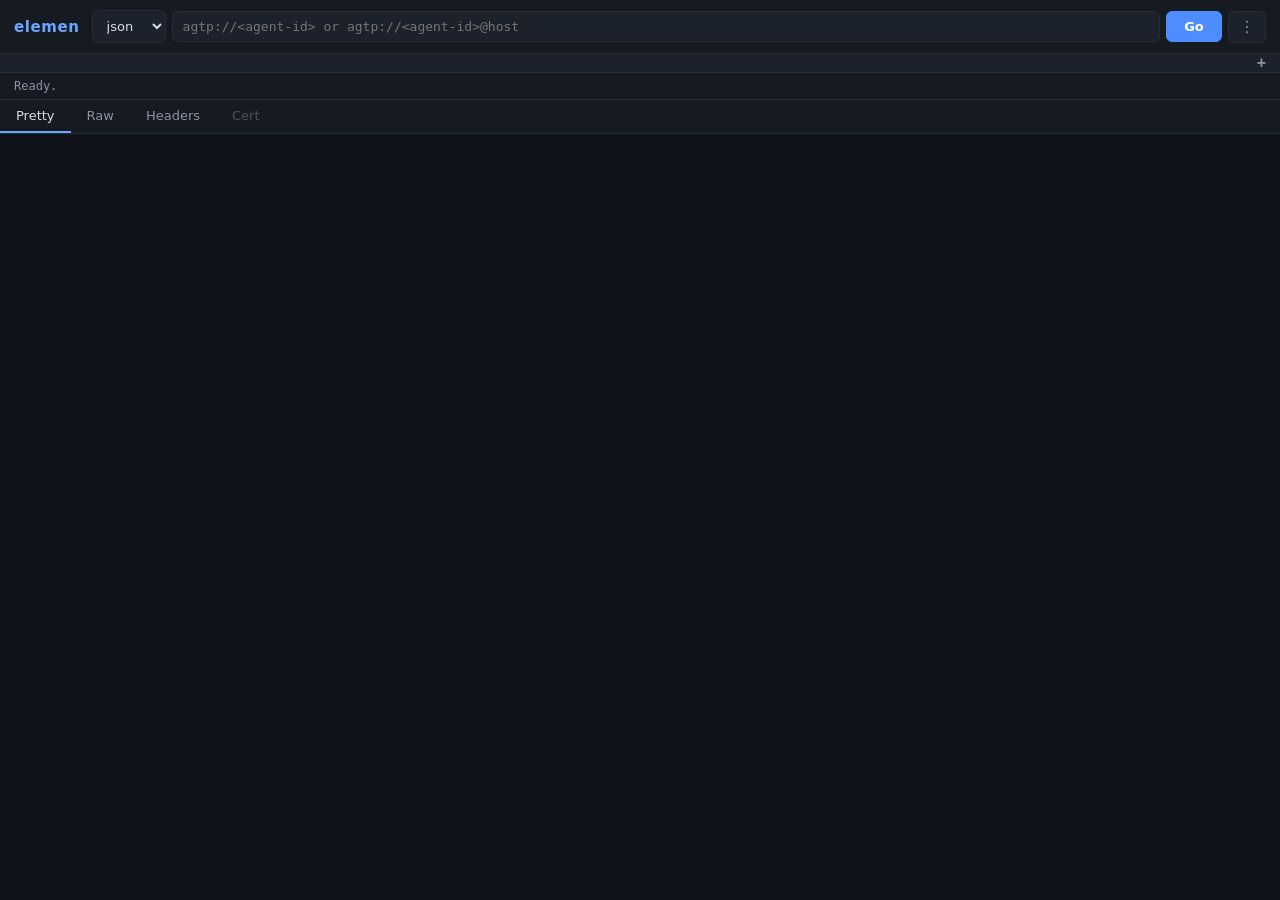
<file: elemen/ui/index.html>
<!DOCTYPE html>
<html lang="en">
<head>
  <meta charset="utf-8" />
  <title>elemen — AGTP Browser</title>
  <link rel="stylesheet" href="app.css" />
</head>
<body>
  <header class="topbar">
    <div class="brand">elemen</div>
    <form id="address-form" class="address">
      <select id="format" title="Response format">
        <option value="json">json</option>
        <option value="yaml">yaml</option>
        <option value="html">html</option>
      </select>
      <input
        id="uri"
        type="text"
        placeholder="agtp://&lt;agent-id&gt; or agtp://&lt;agent-id&gt;@host"
        autocomplete="off"
        spellcheck="false"
      />
      <button id="go" type="submit">Go</button>
      <div class="menu-wrap">
        <button id="menu-btn" type="button" title="Menu">⋮</button>
        <div id="menu" class="menu hidden">
          <button class="menu-item" data-action="toggle-history">History</button>
          <button class="menu-item" data-action="clear-history">Clear history</button>
          <hr />
          <button class="menu-item" data-action="toggle-advanced">Advanced</button>
        </div>
      </div>
    </form>
  </header>

  <section id="advanced" class="advanced hidden">
    <label>
      Registry
      <input id="registry" type="text" placeholder="https://registry.agtp.io" />
    </label>
    <label class="checkbox">
      <input id="insecure" type="checkbox" />
      Plaintext (no TLS)
    </label>
    <label class="checkbox">
      <input id="skip-verify" type="checkbox" />
      Skip TLS verify
    </label>
  </section>

  <nav class="tab-strip" id="tab-strip">
    <div id="agent-tabs" class="agent-tabs"></div>
    <button id="new-tab" class="new-tab" title="New tab">+</button>
  </nav>

  <section id="status" class="status idle">Ready.</section>

  <main class="response">
    <nav class="resp-tabs">
      <button class="rtab active" data-tab="pretty">Pretty</button>
      <button class="rtab" data-tab="raw">Raw</button>
      <button class="rtab" data-tab="headers">Headers</button>
      <button
        class="rtab disabled"
        data-tab="cert"
        disabled
        title="Cert &amp; signature — coming when the Agent Document spec adds these fields"
      >Cert</button>
    </nav>

    <div id="pane-pretty" class="pane active">
      <pre id="pretty-pre"></pre>
      <iframe
        id="pretty-iframe"
        class="hidden"
        sandbox=""
        referrerpolicy="no-referrer"
      ></iframe>
    </div>
    <div id="pane-raw" class="pane"><pre id="raw"></pre></div>
    <div id="pane-headers" class="pane"><pre id="headers"></pre></div>
    <div id="pane-cert" class="pane">
      <div class="cert-placeholder">
        <div class="cert-title">Certificate &amp; Signature</div>
        <div class="cert-sub">
          Not yet available. The v1 Agent Document doesn't carry signature
          or certificate-chain fields. This pane will activate when those
          fields land in a future spec revision.
        </div>
      </div>
    </div>
  </main>

  <aside id="history-panel" class="history hidden">
    <div class="hist-head">
      <h3>History</h3>
      <button id="hist-close" class="hist-close" title="Close">×</button>
    </div>
    <ul id="history-list"></ul>
    <div id="history-empty" class="hist-empty hidden">No history yet.</div>
  </aside>

  <script src="app.js"></script>
</body>
</html>
</file>
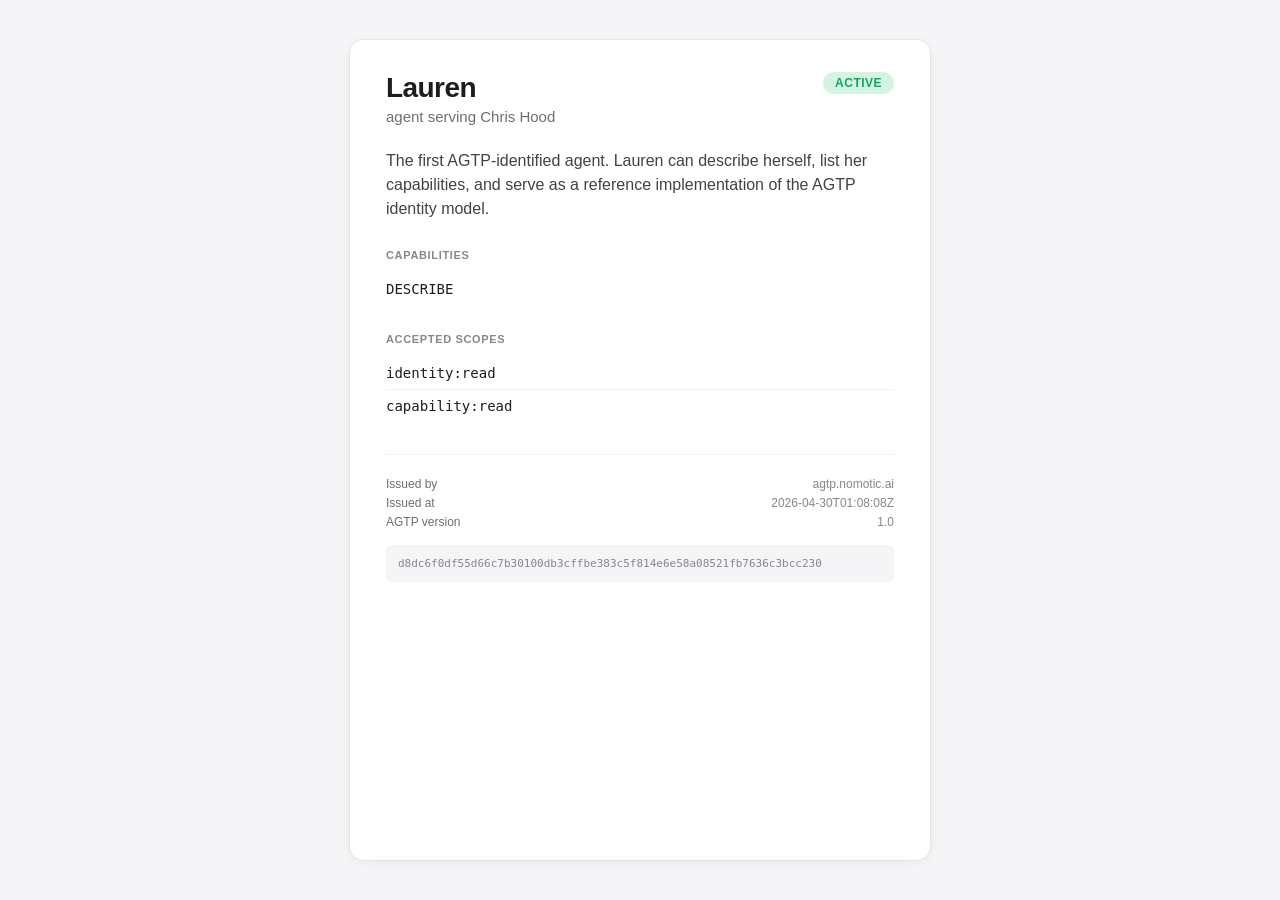
<file: v1/client/lauren-public.html>
<!DOCTYPE html>
<html lang="en">
<head>
<meta charset="utf-8">
<meta name="viewport" content="width=device-width, initial-scale=1">
<title>Lauren � AGTP Agent</title>
<style>
  body {
    font-family: -apple-system, BlinkMacSystemFont, "Segoe UI", Roboto,
                 Helvetica, Arial, sans-serif;
    background: #f5f5f7;
    color: #1d1d1f;
    margin: 0;
    padding: 40px 20px;
    display: flex;
    justify-content: center;
    min-height: 100vh;
    box-sizing: border-box;
  }
  .card {
    background: #ffffff;
    border-radius: 14px;
    box-shadow: 0 2px 12px rgba(0, 0, 0, 0.06),
                0 0 0 1px rgba(0, 0, 0, 0.04);
    max-width: 580px;
    width: 100%;
    padding: 32px 36px;
    box-sizing: border-box;
  }
  .header {
    display: flex;
    align-items: flex-start;
    justify-content: space-between;
    gap: 16px;
    margin-bottom: 8px;
  }
  .name {
    font-size: 28px;
    font-weight: 600;
    letter-spacing: -0.02em;
    margin: 0;
  }
  .principal {
    font-size: 15px;
    color: #6e6e73;
    margin: 4px 0 0;
  }
  .status {
    display: inline-block;
    padding: 4px 12px;
    border-radius: 999px;
    font-size: 12px;
    font-weight: 600;
    text-transform: uppercase;
    letter-spacing: 0.04em;
    background: #d4f4e2;
    color: #0ea65d;
    flex-shrink: 0;
  }
  .description {
    font-size: 16px;
    line-height: 1.5;
    color: #424245;
    margin: 24px 0;
  }
  .section {
    margin-top: 28px;
  }
  .section-label {
    font-size: 11px;
    font-weight: 600;
    text-transform: uppercase;
    letter-spacing: 0.06em;
    color: #86868b;
    margin-bottom: 12px;
  }
  .capability-list, .scope-list {
    margin: 0;
    padding: 0;
    list-style: none;
  }
  .capability-list li, .scope-list li {
    padding: 8px 0;
    border-bottom: 1px solid #f0f0f2;
    font-family: ui-monospace, "SF Mono", Menlo, Consolas, monospace;
    font-size: 14px;
    color: #1d1d1f;
  }
  .capability-list li:last-child,
  .scope-list li:last-child {
    border-bottom: none;
  }
  .footer {
    margin-top: 32px;
    padding-top: 20px;
    border-top: 1px solid #f0f0f2;
    font-size: 12px;
    color: #86868b;
    line-height: 1.6;
  }
  .footer-row {
    display: flex;
    justify-content: space-between;
    align-items: baseline;
    gap: 12px;
  }
  .footer-label {
    font-weight: 500;
    color: #6e6e73;
  }
  .agent-id {
    font-family: ui-monospace, "SF Mono", Menlo, Consolas, monospace;
    font-size: 11px;
    word-break: break-all;
    color: #86868b;
    margin-top: 12px;
    padding: 10px 12px;
    background: #f5f5f7;
    border-radius: 6px;
  }
  .meta {
    display: flex;
    align-items: center;
    gap: 6px;
    color: #6e6e73;
    font-size: 13px;
    margin-top: 4px;
  }
  .meta-icon {
    width: 14px;
    height: 14px;
    flex-shrink: 0;
  }
</style>
</head>
<body>
  <main class="card">
    <div class="header">
      <div>
        <h1 class="name">Lauren</h1>
        <p class="principal">agent serving Chris Hood</p>
      </div>
      <span class="status">Active</span>
    </div>

    <p class="description">The first AGTP-identified agent. Lauren can describe herself, list her capabilities, and serve as a reference implementation of the AGTP identity model.</p>

    <div class="section">
      <div class="section-label">Capabilities</div>
      <ul class="capability-list">
        <li>DESCRIBE</li>
      </ul>
    </div>

    <div class="section">
      <div class="section-label">Accepted Scopes</div>
      <ul class="scope-list">
        <li>identity:read</li>
        <li>capability:read</li>
      </ul>
    </div>

    <div class="footer">
      <div class="footer-row">
        <span class="footer-label">Issued by</span>
        <span>agtp.nomotic.ai</span>
      </div>
      <div class="footer-row">
        <span class="footer-label">Issued at</span>
        <span>2026-04-30T01:08:08Z</span>
      </div>
      <div class="footer-row">
        <span class="footer-label">AGTP version</span>
        <span>1.0</span>
      </div>
      <div class="agent-id">d8dc6f0df55d66c7b30100db3cffbe383c5f814e6e58a08521fb7636c3bcc230</div>
    </div>
  </main>
</body>
</html>
</file>
<file: elemen/ui/app.css>
:root {
  --bg: #0f1218;
  --panel: #161b22;
  --panel-2: #1c222b;
  --panel-3: #232a35;
  --border: #262d38;
  --text: #d7dde6;
  --text-dim: #8a93a3;
  --text-faint: #4a5160;
  --accent: #6aa6ff;
  --accent-2: #4d8dff;
  --ok: #57c97a;
  --err: #ef5a5a;
  --warn: #e0a35a;
  --mono: ui-monospace, Consolas, "Cascadia Mono", "JetBrains Mono", monospace;
  --sans: -apple-system, "Segoe UI", system-ui, sans-serif;
}

* { box-sizing: border-box; }

html, body {
  margin: 0;
  padding: 0;
  height: 100%;
  background: var(--bg);
  color: var(--text);
  font-family: var(--sans);
  font-size: 14px;
}

body {
  display: grid;
  grid-template-columns: 1fr;
  grid-template-rows: auto auto auto auto 1fr;
  grid-template-areas:
    "topbar"
    "advanced"
    "tabstrip"
    "status"
    "response";
  height: 100vh;
  position: relative;
}

.hidden { display: none !important; }

/* ---------- topbar ---------- */
.topbar {
  grid-area: topbar;
  display: flex;
  align-items: center;
  gap: 12px;
  padding: 10px 14px;
  background: var(--panel);
  border-bottom: 1px solid var(--border);
}

.brand {
  font-weight: 700;
  font-size: 15px;
  letter-spacing: 0.04em;
  color: var(--accent);
  user-select: none;
}

.address {
  display: flex;
  flex: 1;
  gap: 6px;
  align-items: center;
}

.address select,
.address input,
.address button,
.advanced input {
  background: var(--panel-2);
  color: var(--text);
  border: 1px solid var(--border);
  border-radius: 6px;
  padding: 7px 10px;
  font-family: var(--sans);
  font-size: 13px;
  outline: none;
}

.address input[type="text"] {
  flex: 1;
  font-family: var(--mono);
}

.address input:focus,
.advanced input:focus {
  border-color: var(--accent);
}

#go {
  cursor: pointer;
  background: var(--accent-2);
  border-color: var(--accent-2);
  color: white;
  font-weight: 600;
  min-width: 56px;
}

#go:hover { background: var(--accent); border-color: var(--accent); }

.menu-wrap {
  position: relative;
}

#menu-btn {
  background: var(--panel-2);
  border: 1px solid var(--border);
  color: var(--text-dim);
  min-width: 38px;
  cursor: pointer;
  border-radius: 6px;
  padding: 7px 10px;
  font-size: 16px;
  line-height: 1;
}

#menu-btn:hover { color: var(--text); border-color: var(--accent); }

.menu {
  position: absolute;
  right: 0;
  top: calc(100% + 6px);
  min-width: 180px;
  background: var(--panel-2);
  border: 1px solid var(--border);
  border-radius: 6px;
  box-shadow: 0 8px 28px rgba(0, 0, 0, 0.4);
  padding: 4px;
  z-index: 50;
}

.menu hr {
  border: 0;
  border-top: 1px solid var(--border);
  margin: 4px 0;
}

.menu-item {
  display: block;
  width: 100%;
  background: transparent;
  border: none;
  color: var(--text);
  text-align: left;
  padding: 8px 12px;
  font-family: var(--sans);
  font-size: 13px;
  border-radius: 4px;
  cursor: pointer;
}

.menu-item:hover { background: var(--panel-3); }

/* ---------- advanced ---------- */
.advanced {
  grid-area: advanced;
  display: flex;
  align-items: center;
  gap: 18px;
  padding: 8px 14px;
  background: var(--panel-2);
  border-bottom: 1px solid var(--border);
  font-size: 12px;
  color: var(--text-dim);
}

.advanced label { display: flex; align-items: center; gap: 6px; }
.advanced label.checkbox { gap: 4px; }
.advanced input[type="text"] { width: 280px; font-family: var(--mono); }

/* ---------- tab strip (multi-agent tabs) ---------- */
.tab-strip {
  grid-area: tabstrip;
  display: flex;
  align-items: stretch;
  background: var(--panel-2);
  border-bottom: 1px solid var(--border);
  overflow: hidden;
}

.agent-tabs {
  display: flex;
  flex: 1;
  overflow-x: auto;
  overflow-y: hidden;
  scrollbar-width: thin;
}

.agent-tabs::-webkit-scrollbar { height: 6px; }
.agent-tabs::-webkit-scrollbar-thumb { background: var(--border); }

.agent-tab {
  display: flex;
  align-items: center;
  gap: 8px;
  padding: 7px 10px 7px 14px;
  border-right: 1px solid var(--border);
  background: var(--panel-2);
  color: var(--text-dim);
  cursor: pointer;
  font-size: 12px;
  font-family: var(--mono);
  max-width: 280px;
  min-width: 140px;
  white-space: nowrap;
  user-select: none;
}

.agent-tab:hover { color: var(--text); background: var(--panel-3); }

.agent-tab.active {
  background: var(--bg);
  color: var(--text);
  border-bottom: 2px solid var(--accent);
  margin-bottom: -1px;
}

.agent-tab .label {
  flex: 1;
  overflow: hidden;
  text-overflow: ellipsis;
}

.agent-tab .close {
  background: transparent;
  border: none;
  color: var(--text-faint);
  cursor: pointer;
  padding: 0 4px;
  font-size: 14px;
  line-height: 1;
  border-radius: 3px;
}

.agent-tab .close:hover { background: var(--border); color: var(--err); }

.agent-tab.active .close { color: var(--text-dim); }

.new-tab {
  background: transparent;
  border: none;
  color: var(--text-dim);
  cursor: pointer;
  padding: 0 14px;
  font-size: 16px;
  font-weight: 600;
}

.new-tab:hover { color: var(--accent); background: var(--panel-3); }

/* ---------- status ---------- */
.status {
  grid-area: status;
  padding: 6px 14px;
  font-family: var(--mono);
  font-size: 12px;
  border-bottom: 1px solid var(--border);
  background: var(--panel);
}

.status.idle    { color: var(--text-dim); }
.status.working { color: var(--accent); }
.status.ok      { color: var(--ok); }
.status.err     { color: var(--err); }

/* ---------- response area ---------- */
.response {
  grid-area: response;
  display: flex;
  flex-direction: column;
  min-height: 0;
}

.resp-tabs {
  display: flex;
  background: var(--panel);
  border-bottom: 1px solid var(--border);
}

.rtab {
  background: transparent;
  border: none;
  border-bottom: 2px solid transparent;
  color: var(--text-dim);
  padding: 8px 16px;
  font-size: 13px;
  cursor: pointer;
  font-family: var(--sans);
}

.rtab:hover { color: var(--text); }

.rtab.active {
  color: var(--text);
  border-bottom-color: var(--accent);
}

.rtab.disabled, .rtab[disabled] {
  color: var(--text-faint);
  cursor: not-allowed;
}

.rtab.disabled:hover { color: var(--text-faint); }

.pane {
  flex: 1;
  display: none;
  overflow: auto;
  background: var(--bg);
  position: relative;
}

.pane.active { display: block; }

.pane pre {
  margin: 0;
  padding: 14px;
  font-family: var(--mono);
  font-size: 12.5px;
  line-height: 1.5;
  white-space: pre-wrap;
  word-break: break-word;
  color: var(--text);
}

#pane-pretty { padding: 0; }

#pretty-iframe {
  width: 100%;
  height: 100%;
  border: none;
  background: white;
  display: block;
}

/* JSON syntax coloring */
.j-key   { color: #9ecbff; }
.j-str   { color: #c3e88d; }
.j-num   { color: #f78c6c; }
.j-bool  { color: #c792ea; }
.j-null  { color: #c792ea; }
.j-punct { color: var(--text-dim); }

/* cert pane placeholder */
.cert-placeholder {
  padding: 40px;
  color: var(--text-dim);
  max-width: 520px;
}
.cert-title {
  color: var(--text-faint);
  font-size: 14px;
  font-weight: 600;
  letter-spacing: 0.05em;
  text-transform: uppercase;
  margin-bottom: 10px;
}
.cert-sub {
  font-size: 13px;
  line-height: 1.6;
  color: var(--text-faint);
}

/* ---------- history slide-out panel ---------- */
.history {
  position: fixed;
  top: 0;
  right: 0;
  width: 340px;
  height: 100vh;
  background: var(--panel);
  border-left: 1px solid var(--border);
  z-index: 30;
  display: flex;
  flex-direction: column;
  box-shadow: -4px 0 14px rgba(0, 0, 0, 0.35);
}

.hist-head {
  display: flex;
  align-items: center;
  justify-content: space-between;
  padding: 12px 14px;
  border-bottom: 1px solid var(--border);
}

.hist-head h3 {
  margin: 0;
  font-size: 11px;
  font-weight: 700;
  letter-spacing: 0.08em;
  text-transform: uppercase;
  color: var(--text-dim);
}

.hist-close {
  background: transparent;
  border: none;
  color: var(--text-dim);
  font-size: 18px;
  cursor: pointer;
  padding: 0 6px;
  line-height: 1;
}
.hist-close:hover { color: var(--err); }

.history ul {
  list-style: none;
  margin: 0;
  padding: 0;
  flex: 1;
  overflow-y: auto;
}

.history li {
  padding: 10px 14px;
  border-bottom: 1px solid var(--border);
  cursor: pointer;
  font-family: var(--mono);
  font-size: 11.5px;
  color: var(--text-dim);
  word-break: break-all;
}

.history li:hover { background: var(--panel-2); color: var(--text); }

.history li .h-meta {
  display: block;
  font-size: 10.5px;
  color: var(--text-dim);
  margin-top: 4px;
}

.history li .h-ok  { color: var(--ok); }
.history li .h-err { color: var(--err); }

.hist-empty {
  padding: 20px 14px;
  font-size: 12px;
  color: var(--text-faint);
  text-align: center;
}
</file>
